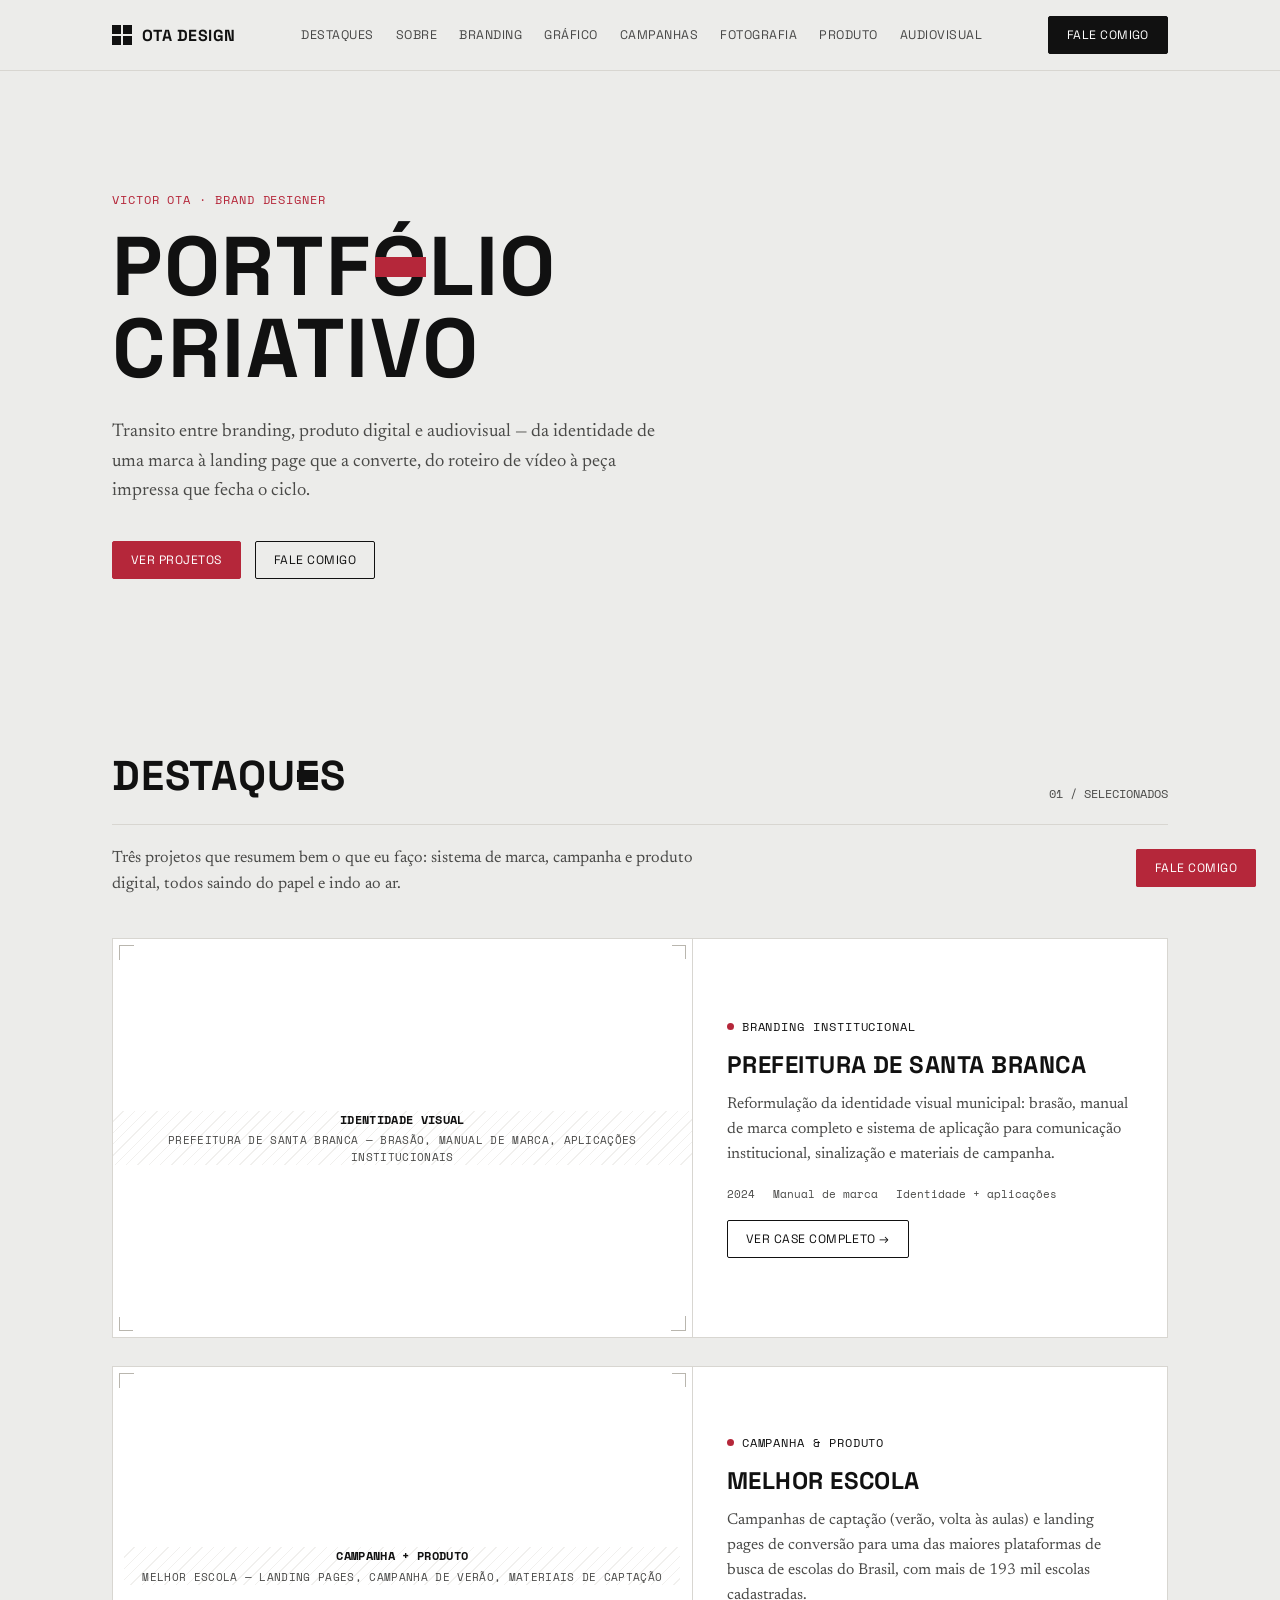
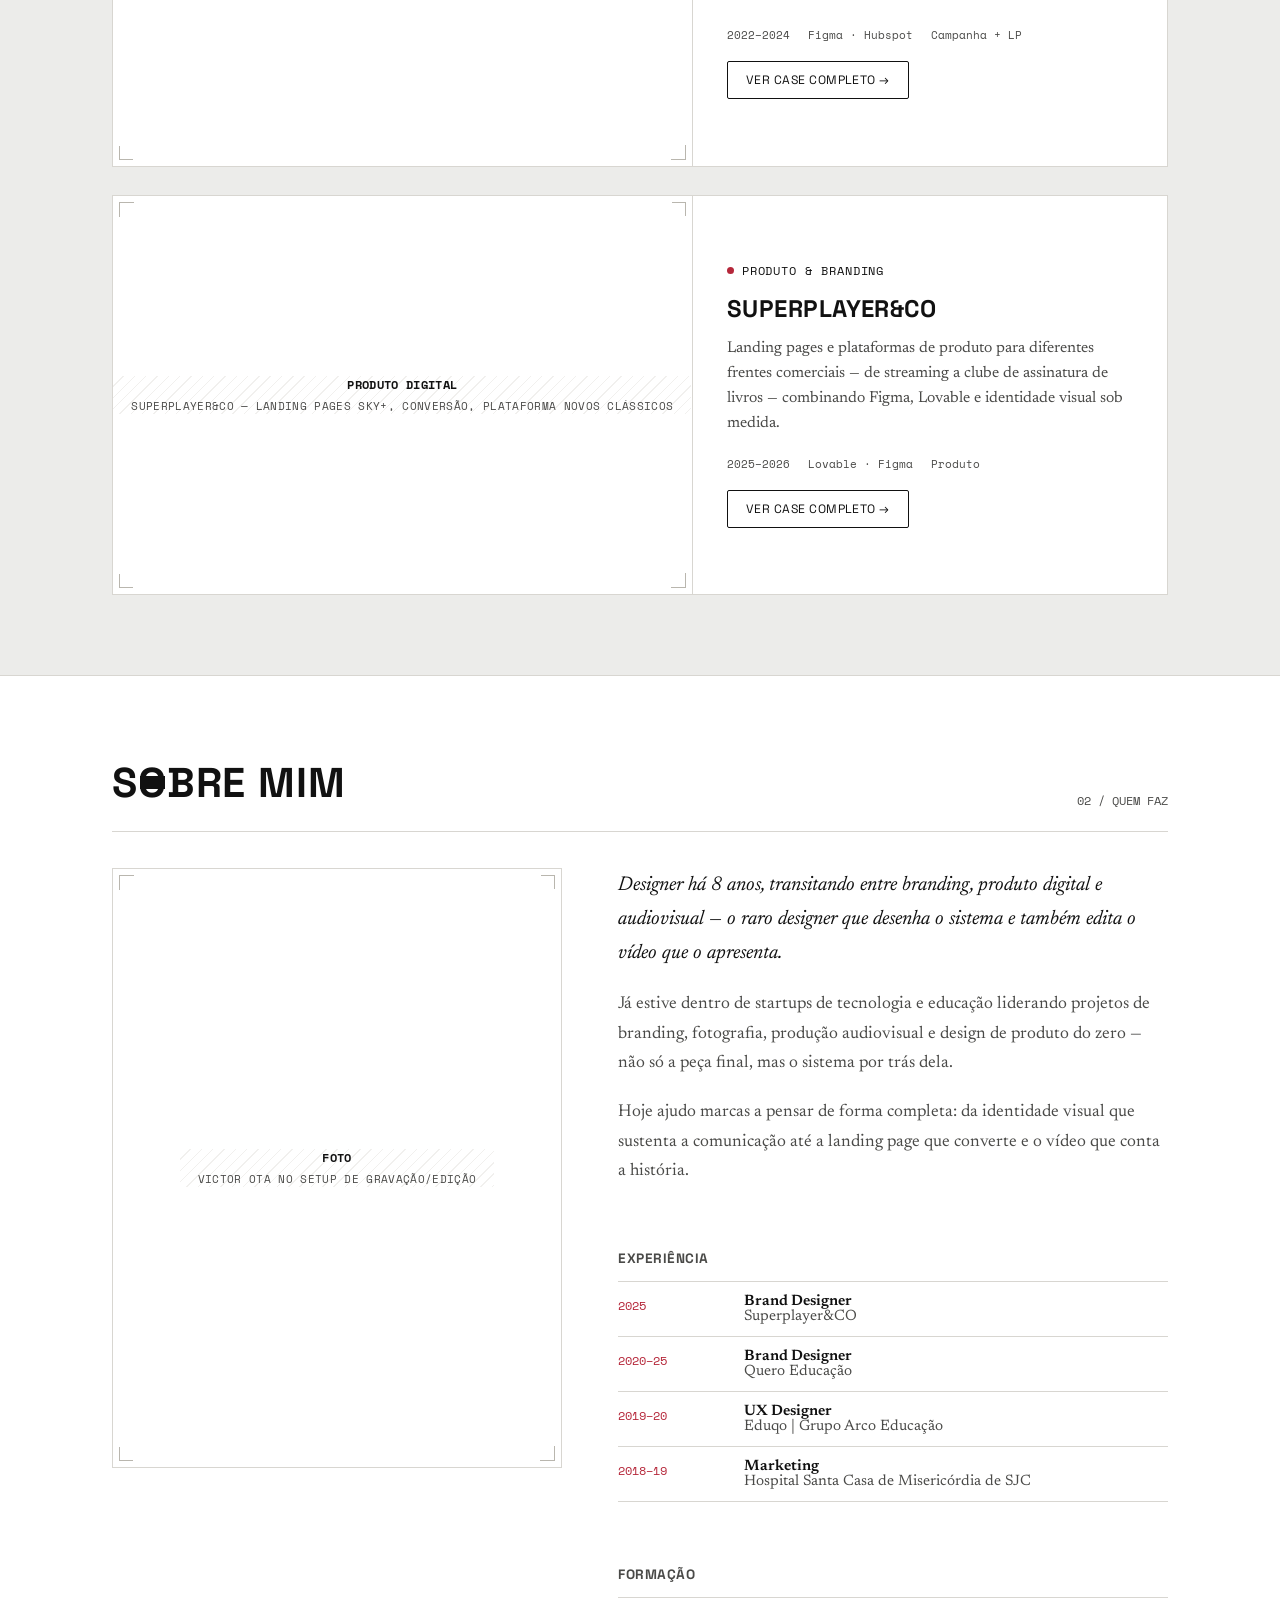
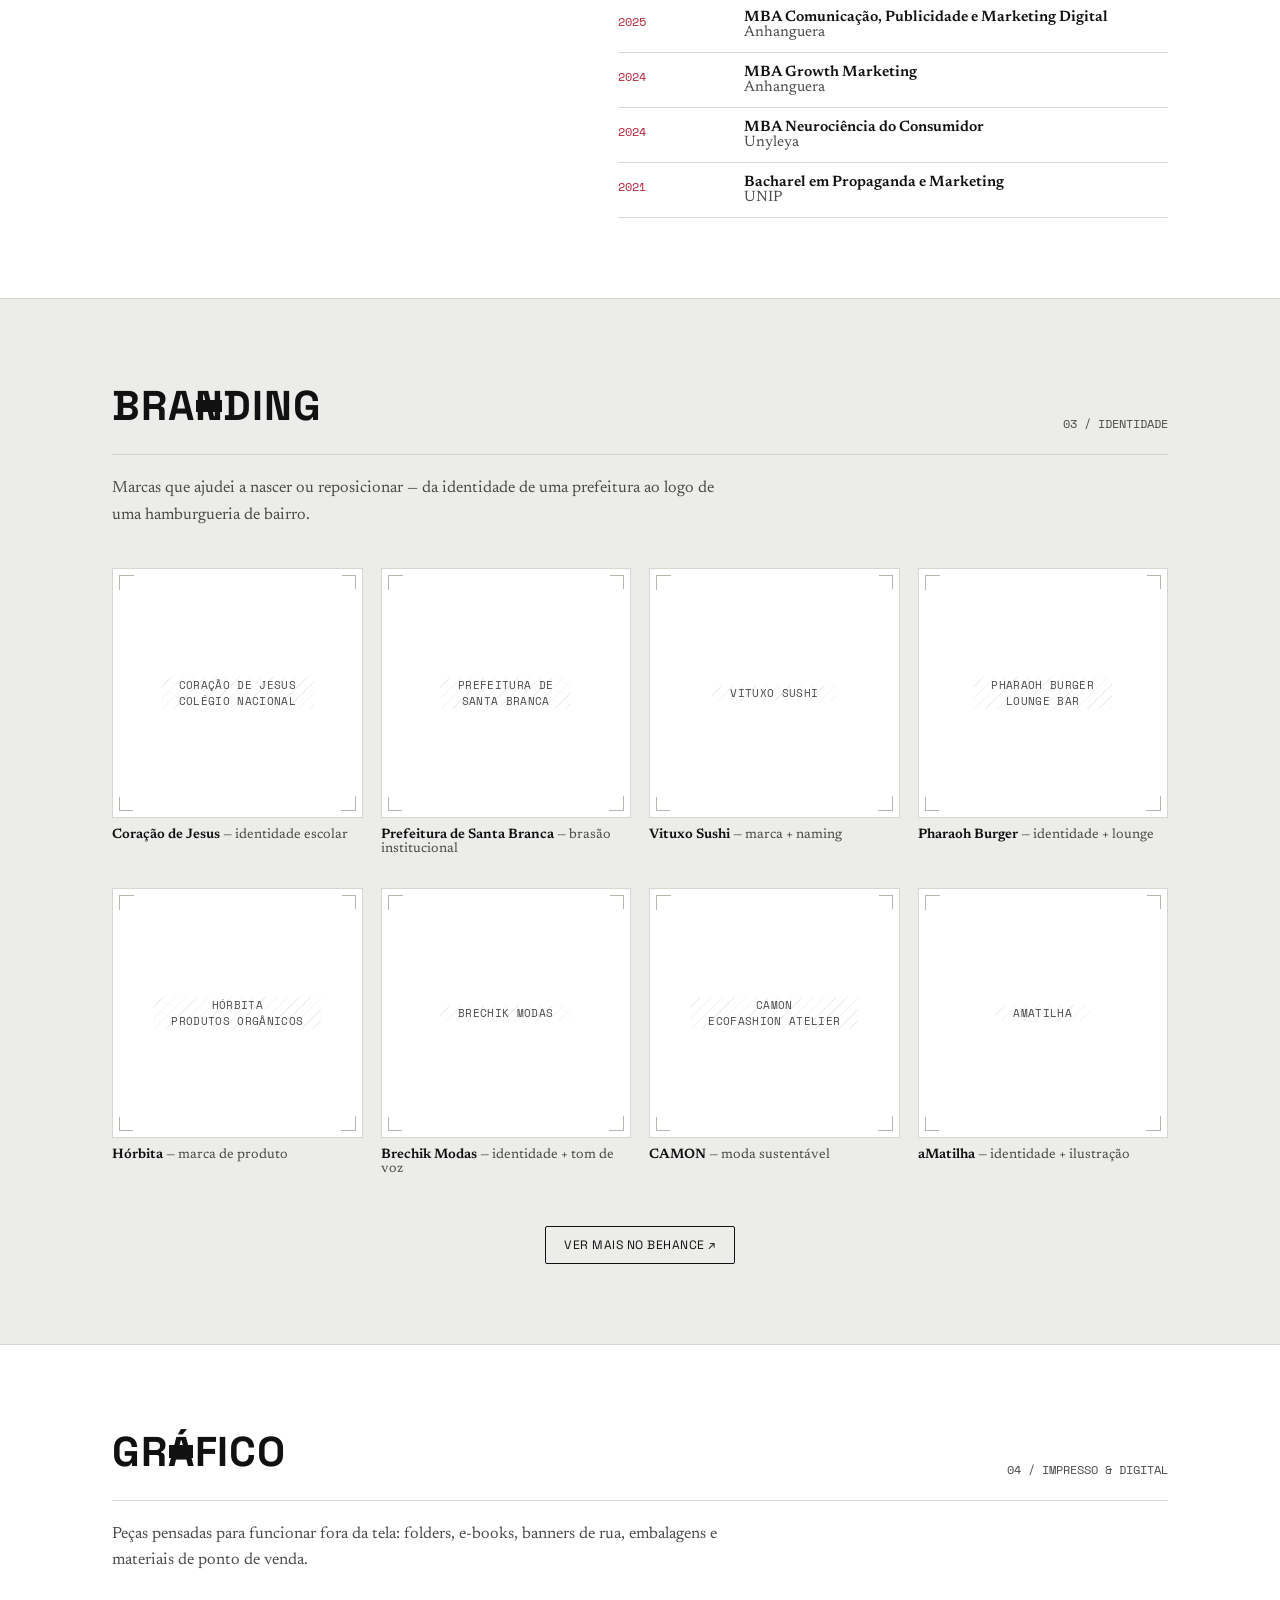
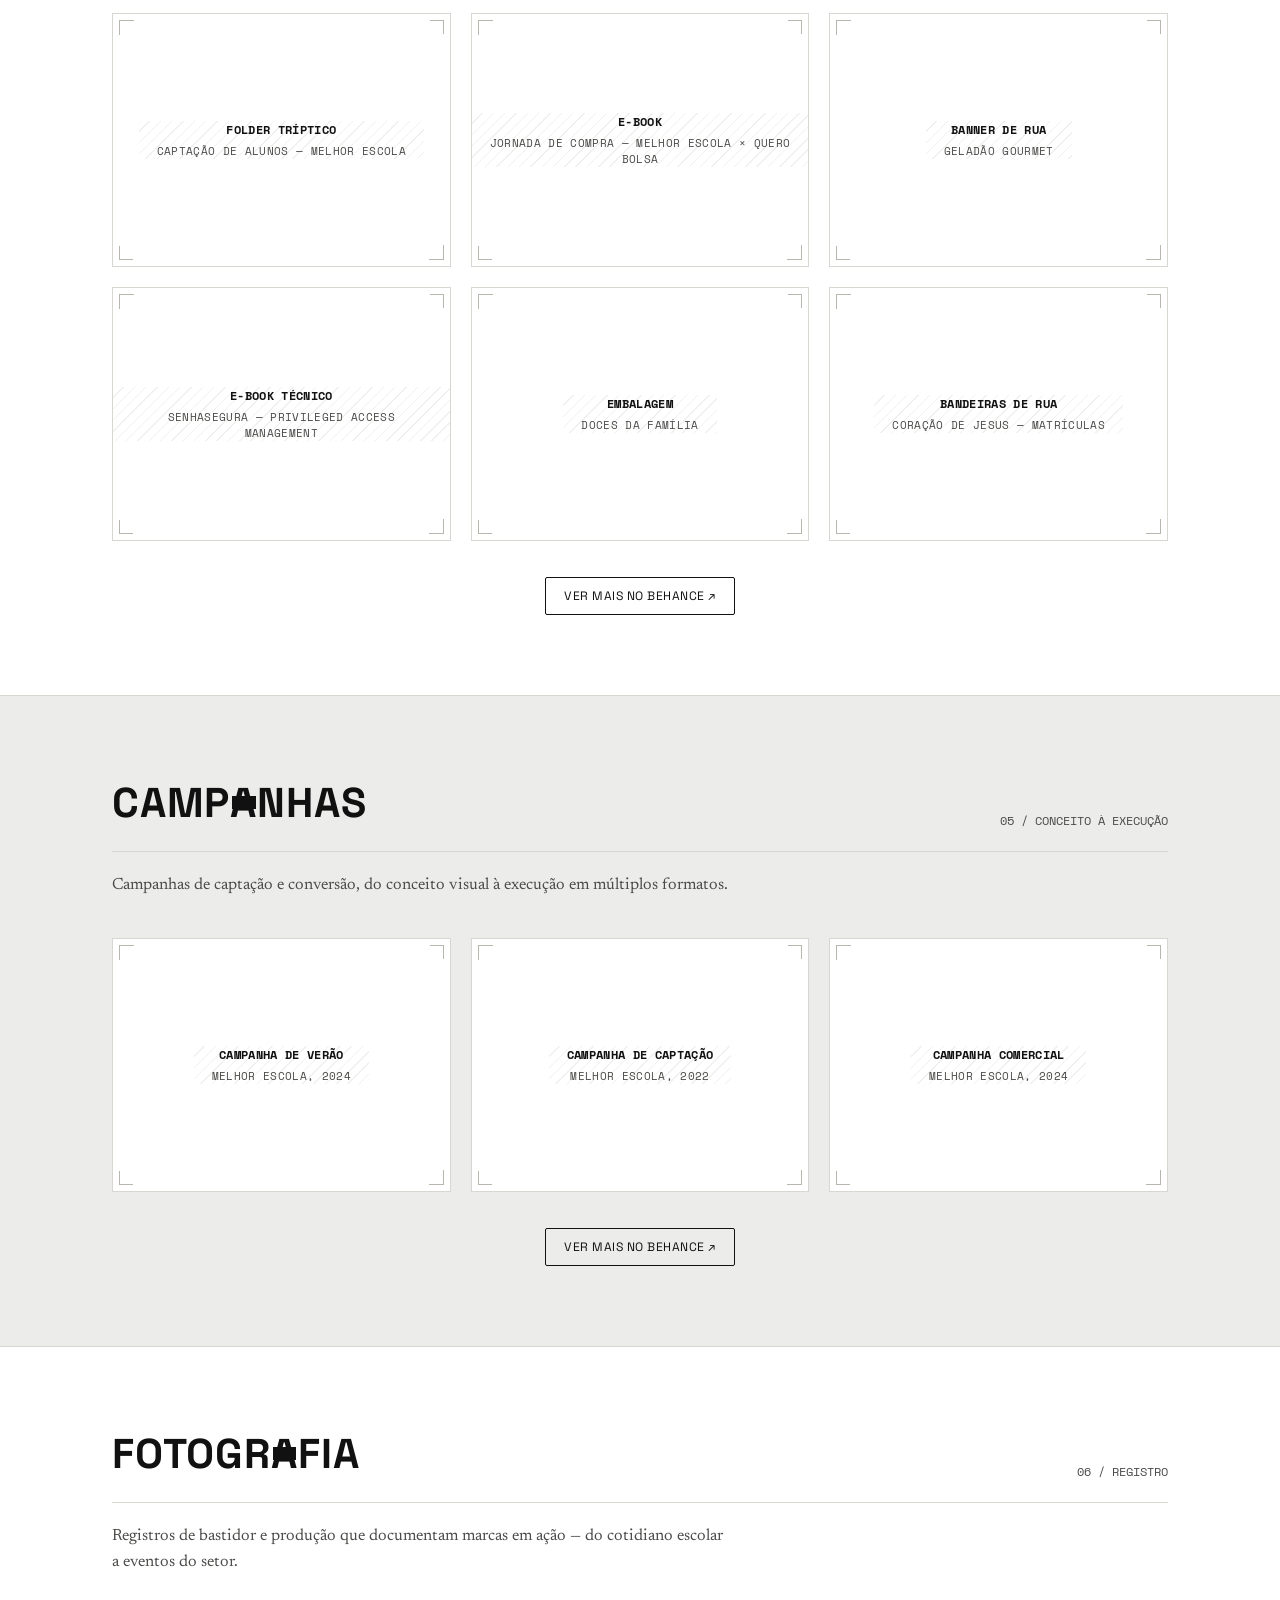
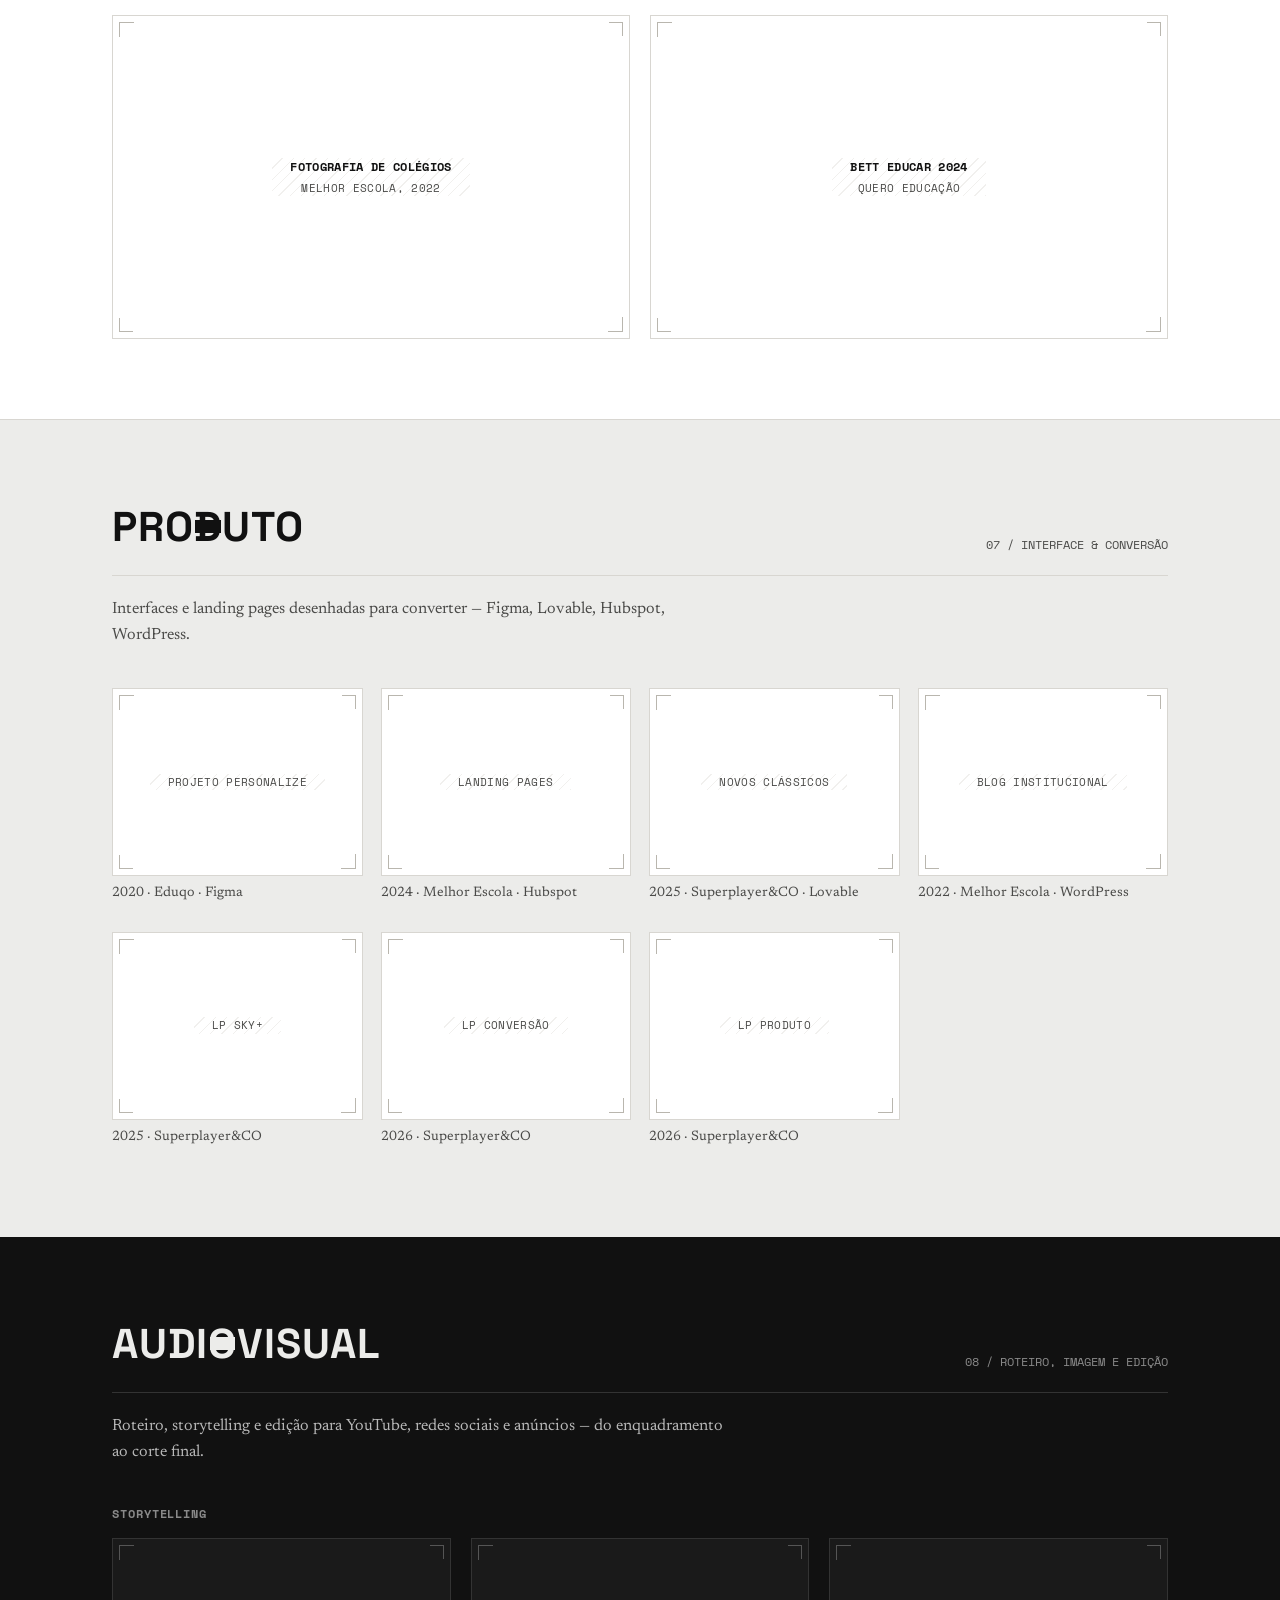
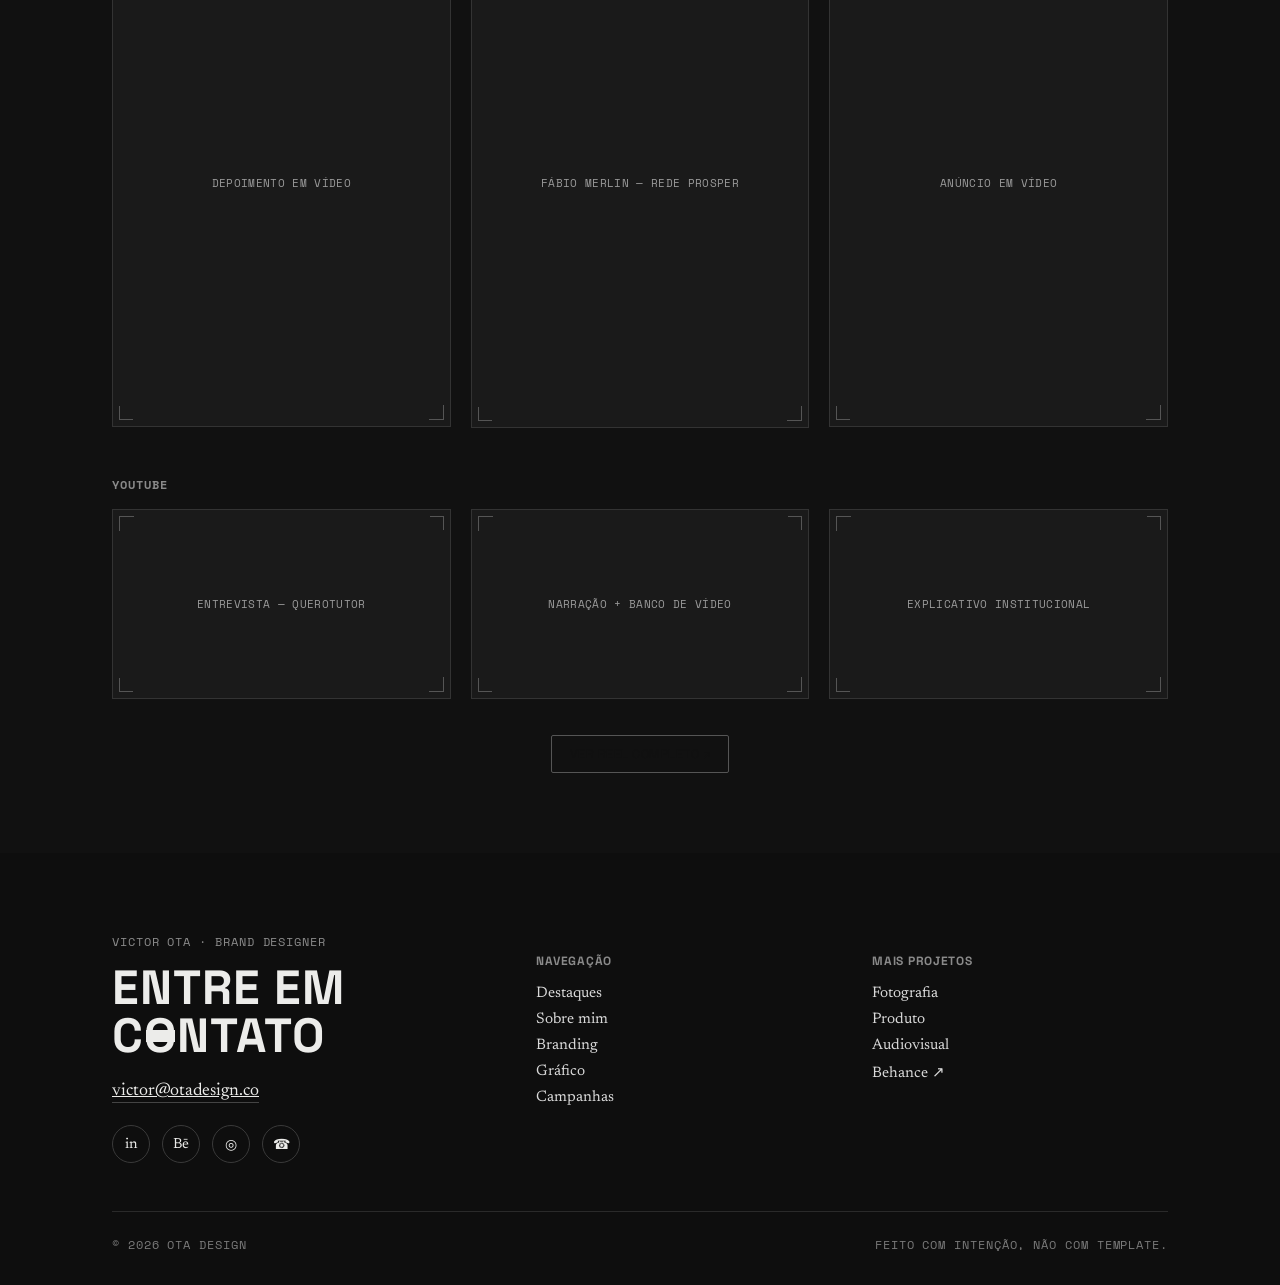
<file: index.html>
<!DOCTYPE html>
<html lang="pt-BR">
<head>
<meta charset="UTF-8">
<meta name="viewport" content="width=device-width, initial-scale=1.0">
<title>Ota Design — Portfólio Criativo</title>
<link rel="preconnect" href="https://fonts.googleapis.com">
<link href="https://fonts.googleapis.com/css2?family=Space+Grotesk:wght@400;500;600;700&family=Newsreader:ital,wght@0,400;0,500;1,400&family=Space+Mono:wght@400;700&display=swap" rel="stylesheet">
<style>
  :root{
    --bg:#ececea;
    --paper:#ffffff;
    --ink:#111111;
    --ink-soft:#4a4a48;
    --line:#d8d6d1;
    --stamp:#b5273a;
    --stamp-soft:#f3dfe2;
  }
  *{box-sizing:border-box;}
  html{scroll-behavior:smooth;}
  body{
    margin:0;
    background:var(--bg);
    color:var(--ink);
    font-family:'Newsreader', serif;
    -webkit-font-smoothing:antialiased;
  }
  ::selection{background:var(--stamp);color:#fff;}

  h1,h2,h3, .display{
    font-family:'Space Grotesk', sans-serif;
    text-transform:uppercase;
    letter-spacing:0.02em;
    margin:0;
  }
  .mono{
    font-family:'Space Mono', monospace;
    text-transform:uppercase;
    letter-spacing:0.08em;
    font-size:0.72rem;
  }

  /* signature cut-block letter, reused from Ota Design's own logo type */
  .cut{position:relative; display:inline-block;}
  .cut::after{
    content:"";
    position:absolute;
    left:6%; right:6%; top:38%; height:24%;
    background:var(--ink);
  }
  .cut.on-dark::after{background:#ececea;}
  .cut.stamp::after{background:var(--stamp);}

  a{color:inherit;}

  .wrap{max-width:1120px; margin:0 auto; padding:0 32px;}
  @media (max-width:640px){ .wrap{padding:0 20px;} }

  /* NAV */
  nav{
    position:sticky; top:0; z-index:50;
    background:rgba(236,236,234,0.88);
    backdrop-filter:blur(8px);
    border-bottom:1px solid var(--line);
  }
  .nav-inner{
    max-width:1120px; margin:0 auto; padding:16px 32px;
    display:flex; align-items:center; justify-content:space-between; gap:24px;
  }
  .logo-mark{display:flex; align-items:center; gap:10px; font-family:'Space Grotesk',sans-serif; font-weight:700; letter-spacing:0.03em;}
  .logo-mark .grid{width:20px; height:20px; display:grid; grid-template-columns:1fr 1fr; grid-template-rows:1fr 1fr; gap:2px;}
  .logo-mark .grid span{background:var(--ink); display:block;}
  .nav-links{display:flex; gap:22px; list-style:none; margin:0; padding:0; font-family:'Space Grotesk',sans-serif; font-size:0.78rem; letter-spacing:0.04em; text-transform:uppercase;}
  .nav-links a{text-decoration:none; opacity:0.75; transition:opacity .15s;}
  .nav-links a:hover{opacity:1;}
  .nav-links{overflow-x:auto; white-space:nowrap; -ms-overflow-style:none; scrollbar-width:none;}
  .nav-links::-webkit-scrollbar{display:none;}
  .btn{
    font-family:'Space Grotesk',sans-serif; font-size:0.76rem; letter-spacing:0.04em; text-transform:uppercase;
    background:var(--ink); color:#fff; padding:10px 18px; border-radius:2px; text-decoration:none;
    white-space:nowrap; border:1px solid var(--ink); transition:background .15s, color .15s;
  }
  .btn:hover{background:transparent; color:var(--ink);}
  .btn.ghost{background:transparent; color:var(--ink);}
  .btn.ghost:hover{background:var(--ink); color:#fff;}
  .btn.stamp{background:var(--stamp); border-color:var(--stamp); color:#fff;}
  .btn.stamp:hover{background:transparent; color:var(--stamp);}

  /* HERO */
  header.hero{padding:120px 0 90px;}
  .eyebrow{color:var(--stamp); margin-bottom:18px; display:block;}
  .hero h1{font-size:clamp(2.6rem, 7vw, 5.2rem); line-height:0.98;}
  .hero-sub{
    font-family:'Newsreader', serif; font-size:1.15rem; line-height:1.6; color:var(--ink-soft);
    max-width:560px; margin:28px 0 36px;
  }
  .hero-ctas{display:flex; gap:14px; flex-wrap:wrap;}

  /* SECTION shell */
  section{padding:80px 0;}
  .section-head{display:flex; align-items:flex-end; justify-content:space-between; gap:24px; margin-bottom:36px; flex-wrap:wrap; border-bottom:1px solid var(--line); padding-bottom:22px;}
  .section-head h2{font-size:clamp(1.8rem,4vw,2.6rem);}
  .section-num{font-family:'Space Mono',monospace; font-size:0.75rem; color:var(--ink-soft);}
  .section-intro{max-width:620px; font-size:1.02rem; color:var(--ink-soft); line-height:1.6; margin:-16px 0 40px;}

  /* placeholder "print proof" frame — signature visual device */
  .proof{
    position:relative; background:var(--paper); border:1px solid var(--line);
    aspect-ratio: var(--ar, 4/3); display:flex; align-items:center; justify-content:center;
    overflow:hidden;
  }
  .proof::before, .proof::after,
  .proof .cm1, .proof .cm2{content:""; position:absolute; width:14px; height:14px; }
  .proof::before{top:6px; left:6px; border-top:1.5px solid #b9b6ae; border-left:1.5px solid #b9b6ae;}
  .proof::after{bottom:6px; right:6px; border-bottom:1.5px solid #b9b6ae; border-right:1.5px solid #b9b6ae;}
  .proof .cm1{top:6px; right:6px; border-top:1.5px solid #b9b6ae; border-right:1.5px solid #b9b6ae;}
  .proof .cm2{bottom:6px; left:6px; border-bottom:1.5px solid #b9b6ae; border-left:1.5px solid #b9b6ae;}
  .proof-label{
    font-family:'Space Mono',monospace; font-size:0.68rem; letter-spacing:0.03em; text-transform:uppercase;
    color:var(--ink-soft); text-align:center; padding:0 18px; line-height:1.5;
    background-image: repeating-linear-gradient(135deg, transparent, transparent 7px, #f1f0ee 7px, #f1f0ee 8px);
  }
  .proof-label b{display:block; color:var(--ink); font-size:0.74rem; margin-bottom:4px;}

  /* FEATURED CASES */
  .cases{display:grid; gap:28px;}
  .case{
    display:grid; grid-template-columns:1.1fr 0.9fr; gap:0; background:var(--paper); border:1px solid var(--line);
  }
  .case .proof{border:none; border-right:1px solid var(--line);}
  .case-body{padding:34px; display:flex; flex-direction:column; justify-content:center;}
  .case-tag{display:inline-flex; align-items:center; gap:8px; margin-bottom:14px;}
  .case-tag .dot{width:7px; height:7px; background:var(--stamp); border-radius:50%;}
  .case-body h3{font-size:1.5rem; margin-bottom:12px;}
  .case-body p{font-size:0.98rem; color:var(--ink-soft); line-height:1.6; margin:0 0 18px;}
  .case-meta{display:flex; gap:18px; font-size:0.85rem; color:var(--ink-soft); margin-bottom:18px;}
  .case-meta span{font-family:'Space Mono',monospace; font-size:0.7rem;}
  @media (max-width:760px){ .case{grid-template-columns:1fr;} .case .proof{border-right:none; border-bottom:1px solid var(--line);} }

  /* ABOUT */
  .about-grid{display:grid; grid-template-columns:0.9fr 1.1fr; gap:56px; align-items:start;}
  .about-photo .proof{--ar:3/4;}
  .about-text p{font-size:1.08rem; line-height:1.7; color:var(--ink-soft); margin:0 0 20px;}
  .about-text p.lede{font-size:1.25rem; color:var(--ink); font-style:italic;}
  .timeline{margin-top:36px; display:grid; gap:0;}
  .timeline h4{font-family:'Space Grotesk',sans-serif; text-transform:uppercase; font-size:0.85rem; letter-spacing:0.04em; color:var(--ink-soft); margin:28px 0 14px;}
  .tl-item{display:grid; grid-template-columns:110px 1fr; gap:16px; padding:12px 0; border-top:1px solid var(--line); font-size:0.94rem;}
  .tl-item:last-child{border-bottom:1px solid var(--line);}
  .tl-item .yr{font-family:'Space Mono',monospace; font-size:0.72rem; color:var(--stamp); padding-top:3px;}
  .tl-item .role{font-weight:600;}
  .tl-item .org{color:var(--ink-soft); font-family:'Newsreader',serif;}
  @media (max-width:800px){ .about-grid{grid-template-columns:1fr;} }

  /* CATEGORY GRID sections */
  .grid-3{display:grid; grid-template-columns:repeat(3,1fr); gap:20px;}
  .grid-4{display:grid; grid-template-columns:repeat(4,1fr); gap:18px;}
  .grid-2{display:grid; grid-template-columns:repeat(2,1fr); gap:20px;}
  @media (max-width:900px){ .grid-3,.grid-4{grid-template-columns:repeat(2,1fr);} }
  @media (max-width:560px){ .grid-3,.grid-4,.grid-2{grid-template-columns:1fr;} }
  .cap{margin-top:10px; font-size:0.85rem; color:var(--ink-soft); font-family:'Newsreader',serif;}
  .cap b{color:var(--ink); font-weight:600;}

  .band{background:var(--ink); color:#ececea;}
  .band .section-head{border-color:#333;}
  .band .proof{background:#1a1a1a; border-color:#333;}
  .band .proof::before,.band .proof::after,.band .proof .cm1,.band .proof .cm2{border-color:#555;}
  .band .proof-label{background-image:none; color:#9a9a9a;}
  .band .proof-label b{color:#ececea;}
  .band .section-intro{color:#b8b8b8;}
  .band .section-num{color:#8a8a8a;}

  .behance-cta{display:flex; justify-content:center; margin-top:36px;}

  /* FOOTER */
  footer{background:#0e0e0e; color:#ececea; padding:80px 0 32px;}
  .footer-grid{display:grid; grid-template-columns:1.3fr 1fr 1fr; gap:40px; padding-bottom:48px; border-bottom:1px solid #2a2a2a;}
  footer h2{font-size:clamp(2rem,5vw,3rem); line-height:1;}
  footer .foot-email{font-family:'Newsreader',serif; font-size:1.1rem; margin-top:22px; display:inline-block; border-bottom:1px solid #444; padding-bottom:2px;}
  footer .foot-col h5{font-family:'Space Grotesk',sans-serif; text-transform:uppercase; font-size:0.75rem; letter-spacing:0.06em; color:#8a8a8a; margin-bottom:16px;}
  footer .foot-col ul{list-style:none; margin:0; padding:0; display:grid; gap:10px;}
  footer .foot-col a{text-decoration:none; color:#d9d9d9; font-size:0.95rem;}
  footer .foot-col a:hover{color:#fff;}
  .foot-bottom{display:flex; justify-content:space-between; align-items:center; padding-top:24px; flex-wrap:wrap; gap:12px;}
  .foot-bottom .mono{color:#7a7a7a;}
  .social-row{display:flex; gap:12px; margin-top:22px;}
  .social-row a{width:38px; height:38px; border:1px solid #3a3a3a; border-radius:50%; display:flex; align-items:center; justify-content:center; text-decoration:none; color:#ececea; font-size:0.9rem;}
  .social-row a:hover{background:#ececea; color:#111;}
  @media (max-width:800px){ .footer-grid{grid-template-columns:1fr; gap:32px;} }

  .float-cta{
    position:fixed; right:24px; bottom:24px; z-index:60;
  }
  @media (max-width:640px){ .float-cta{right:14px; bottom:14px;} .float-cta .btn{padding:12px 16px; font-size:0.7rem;} }
</style>
</head>
<body>

<nav>
  <div class="nav-inner">
    <div class="logo-mark">
      <span class="grid"><span></span><span></span><span></span><span></span></span>
      OTA DESIGN
    </div>
    <ul class="nav-links">
      <li><a href="#destaques">Destaques</a></li>
      <li><a href="#sobre">Sobre</a></li>
      <li><a href="#branding">Branding</a></li>
      <li><a href="#grafico">Gráfico</a></li>
      <li><a href="#campanhas">Campanhas</a></li>
      <li><a href="#fotografia">Fotografia</a></li>
      <li><a href="#produto">Produto</a></li>
      <li><a href="#audiovisual">Audiovisual</a></li>
    </ul>
    <a href="#contato" class="btn">Fale comigo</a>
  </div>
</nav>

<header class="hero">
  <div class="wrap">
    <span class="eyebrow mono">Victor Ota · Brand Designer</span>
    <h1>PORTF<span class="cut stamp">Ó</span>LIO<br>CRIATIVO</h1>
    <p class="hero-sub">Transito entre branding, produto digital e audiovisual — da identidade de uma marca à landing page que a converte, do roteiro de vídeo à peça impressa que fecha o ciclo.</p>
    <div class="hero-ctas">
      <a href="#destaques" class="btn stamp">Ver projetos</a>
      <a href="#contato" class="btn ghost">Fale comigo</a>
    </div>
  </div>
</header>

<!-- DESTAQUES -->
<section id="destaques">
  <div class="wrap">
    <div class="section-head">
      <h2>Destaqu<span class="cut">e</span>s</h2>
      <span class="section-num">01 / SELECIONADOS</span>
    </div>
    <p class="section-intro">Três projetos que resumem bem o que eu faço: sistema de marca, campanha e produto digital, todos saindo do papel e indo ao ar.</p>

    <div class="cases">
      <div class="case">
        <div class="proof" style="--ar:16/11;"><span class="cm1"></span><span class="cm2"></span>
          <div class="proof-label"><b>Identidade Visual</b>Prefeitura de Santa Branca — brasão, manual de marca, aplicações institucionais</div>
        </div>
        <div class="case-body">
          <div class="case-tag mono"><span class="dot"></span>Branding institucional</div>
          <h3>Prefeitura de Santa Branca</h3>
          <p>Reformulação da identidade visual municipal: brasão, manual de marca completo e sistema de aplicação para comunicação institucional, sinalização e materiais de campanha.</p>
          <div class="case-meta"><span>2024</span><span>Manual de marca</span><span>Identidade + aplicações</span></div>
          <a href="#" class="btn ghost" style="width:fit-content;">Ver case completo →</a>
        </div>
      </div>

      <div class="case">
        <div class="proof" style="--ar:16/11;"><span class="cm1"></span><span class="cm2"></span>
          <div class="proof-label"><b>Campanha + Produto</b>Melhor Escola — landing pages, campanha de verão, materiais de captação</div>
        </div>
        <div class="case-body">
          <div class="case-tag mono"><span class="dot"></span>Campanha & produto</div>
          <h3>Melhor Escola</h3>
          <p>Campanhas de captação (verão, volta às aulas) e landing pages de conversão para uma das maiores plataformas de busca de escolas do Brasil, com mais de 193 mil escolas cadastradas.</p>
          <div class="case-meta"><span>2022–2024</span><span>Figma · Hubspot</span><span>Campanha + LP</span></div>
          <a href="#" class="btn ghost" style="width:fit-content;">Ver case completo →</a>
        </div>
      </div>

      <div class="case">
        <div class="proof" style="--ar:16/11;"><span class="cm1"></span><span class="cm2"></span>
          <div class="proof-label"><b>Produto Digital</b>Superplayer&amp;CO — landing pages SKY+, Conversão, plataforma Novos Clássicos</div>
        </div>
        <div class="case-body">
          <div class="case-tag mono"><span class="dot"></span>Produto & branding</div>
          <h3>Superplayer&amp;CO</h3>
          <p>Landing pages e plataformas de produto para diferentes frentes comerciais — de streaming a clube de assinatura de livros — combinando Figma, Lovable e identidade visual sob medida.</p>
          <div class="case-meta"><span>2025–2026</span><span>Lovable · Figma</span><span>Produto</span></div>
          <a href="#" class="btn ghost" style="width:fit-content;">Ver case completo →</a>
        </div>
      </div>
    </div>
  </div>
</section>

<!-- SOBRE -->
<section id="sobre" style="background:var(--paper); border-top:1px solid var(--line); border-bottom:1px solid var(--line);">
  <div class="wrap">
    <div class="section-head">
      <h2>S<span class="cut">o</span>bre mim</h2>
      <span class="section-num">02 / QUEM FAZ</span>
    </div>
    <div class="about-grid">
      <div class="about-photo">
        <div class="proof" style="--ar:3/4;"><span class="cm1"></span><span class="cm2"></span>
          <div class="proof-label"><b>Foto</b>Victor Ota no setup de gravação/edição</div>
        </div>
      </div>
      <div class="about-text">
        <p class="lede">Designer há 8 anos, transitando entre branding, produto digital e audiovisual — o raro designer que desenha o sistema e também edita o vídeo que o apresenta.</p>
        <p>Já estive dentro de startups de tecnologia e educação liderando projetos de branding, fotografia, produção audiovisual e design de produto do zero — não só a peça final, mas o sistema por trás dela.</p>
        <p>Hoje ajudo marcas a pensar de forma completa: da identidade visual que sustenta a comunicação até a landing page que converte e o vídeo que conta a história.</p>

        <div class="timeline">
          <h4>Experiência</h4>
          <div class="tl-item"><span class="yr">2025</span><div><div class="role">Brand Designer</div><div class="org">Superplayer&amp;CO</div></div></div>
          <div class="tl-item"><span class="yr">2020–25</span><div><div class="role">Brand Designer</div><div class="org">Quero Educação</div></div></div>
          <div class="tl-item"><span class="yr">2019–20</span><div><div class="role">UX Designer</div><div class="org">Eduqo | Grupo Arco Educação</div></div></div>
          <div class="tl-item"><span class="yr">2018–19</span><div><div class="role">Marketing</div><div class="org">Hospital Santa Casa de Misericórdia de SJC</div></div></div>
        </div>

        <div class="timeline">
          <h4>Formação</h4>
          <div class="tl-item"><span class="yr">2025</span><div><div class="role">MBA Comunicação, Publicidade e Marketing Digital</div><div class="org">Anhanguera</div></div></div>
          <div class="tl-item"><span class="yr">2024</span><div><div class="role">MBA Growth Marketing</div><div class="org">Anhanguera</div></div></div>
          <div class="tl-item"><span class="yr">2024</span><div><div class="role">MBA Neurociência do Consumidor</div><div class="org">Unyleya</div></div></div>
          <div class="tl-item"><span class="yr">2021</span><div><div class="role">Bacharel em Propaganda e Marketing</div><div class="org">UNIP</div></div></div>
        </div>
      </div>
    </div>
  </div>
</section>

<!-- BRANDING -->
<section id="branding">
  <div class="wrap">
    <div class="section-head">
      <h2>Bra<span class="cut">n</span>ding</h2>
      <span class="section-num">03 / IDENTIDADE</span>
    </div>
    <p class="section-intro">Marcas que ajudei a nascer ou reposicionar — da identidade de uma prefeitura ao logo de uma hamburgueria de bairro.</p>
    <div class="grid-4">
      <div><div class="proof" style="--ar:1/1;"><span class="cm1"></span><span class="cm2"></span><div class="proof-label">Coração de Jesus<br>Colégio Nacional</div></div><p class="cap"><b>Coração de Jesus</b> — identidade escolar</p></div>
      <div><div class="proof" style="--ar:1/1;"><span class="cm1"></span><span class="cm2"></span><div class="proof-label">Prefeitura de<br>Santa Branca</div></div><p class="cap"><b>Prefeitura de Santa Branca</b> — brasão institucional</p></div>
      <div><div class="proof" style="--ar:1/1;"><span class="cm1"></span><span class="cm2"></span><div class="proof-label">Vituxo Sushi</div></div><p class="cap"><b>Vituxo Sushi</b> — marca + naming</p></div>
      <div><div class="proof" style="--ar:1/1;"><span class="cm1"></span><span class="cm2"></span><div class="proof-label">Pharaoh Burger<br>Lounge Bar</div></div><p class="cap"><b>Pharaoh Burger</b> — identidade + lounge</p></div>
      <div><div class="proof" style="--ar:1/1;"><span class="cm1"></span><span class="cm2"></span><div class="proof-label">Hórbita<br>Produtos Orgânicos</div></div><p class="cap"><b>Hórbita</b> — marca de produto</p></div>
      <div><div class="proof" style="--ar:1/1;"><span class="cm1"></span><span class="cm2"></span><div class="proof-label">Brechik Modas</div></div><p class="cap"><b>Brechik Modas</b> — identidade + tom de voz</p></div>
      <div><div class="proof" style="--ar:1/1;"><span class="cm1"></span><span class="cm2"></span><div class="proof-label">CAMON<br>Ecofashion Atelier</div></div><p class="cap"><b>CAMON</b> — moda sustentável</p></div>
      <div><div class="proof" style="--ar:1/1;"><span class="cm1"></span><span class="cm2"></span><div class="proof-label">aMatilha</div></div><p class="cap"><b>aMatilha</b> — identidade + ilustração</p></div>
    </div>
    <div class="behance-cta"><a href="#" class="btn ghost">Ver mais no Behance ↗</a></div>
  </div>
</section>

<!-- GRÁFICO -->
<section id="grafico" style="background:var(--paper); border-top:1px solid var(--line); border-bottom:1px solid var(--line);">
  <div class="wrap">
    <div class="section-head">
      <h2>Gr<span class="cut">á</span>fico</h2>
      <span class="section-num">04 / IMPRESSO &amp; DIGITAL</span>
    </div>
    <p class="section-intro">Peças pensadas para funcionar fora da tela: folders, e-books, banners de rua, embalagens e materiais de ponto de venda.</p>
    <div class="grid-3">
      <div><div class="proof" style="--ar:4/3;"><span class="cm1"></span><span class="cm2"></span><div class="proof-label"><b>Folder tríptico</b>Captação de alunos — Melhor Escola</div></div></div>
      <div><div class="proof" style="--ar:4/3;"><span class="cm1"></span><span class="cm2"></span><div class="proof-label"><b>E-book</b>Jornada de compra — Melhor Escola × Quero Bolsa</div></div></div>
      <div><div class="proof" style="--ar:4/3;"><span class="cm1"></span><span class="cm2"></span><div class="proof-label"><b>Banner de rua</b>Geladão Gourmet</div></div></div>
      <div><div class="proof" style="--ar:4/3;"><span class="cm1"></span><span class="cm2"></span><div class="proof-label"><b>E-book técnico</b>senhasegura — Privileged Access Management</div></div></div>
      <div><div class="proof" style="--ar:4/3;"><span class="cm1"></span><span class="cm2"></span><div class="proof-label"><b>Embalagem</b>Doces da Família</div></div></div>
      <div><div class="proof" style="--ar:4/3;"><span class="cm1"></span><span class="cm2"></span><div class="proof-label"><b>Bandeiras de rua</b>Coração de Jesus — matrículas</div></div></div>
    </div>
    <div class="behance-cta"><a href="#" class="btn ghost">Ver mais no Behance ↗</a></div>
  </div>
</section>

<!-- CAMPANHAS -->
<section id="campanhas">
  <div class="wrap">
    <div class="section-head">
      <h2>Camp<span class="cut">a</span>nhas</h2>
      <span class="section-num">05 / CONCEITO À EXECUÇÃO</span>
    </div>
    <p class="section-intro">Campanhas de captação e conversão, do conceito visual à execução em múltiplos formatos.</p>
    <div class="grid-3">
      <div><div class="proof" style="--ar:4/3;"><span class="cm1"></span><span class="cm2"></span><div class="proof-label"><b>Campanha de verão</b>Melhor Escola, 2024</div></div></div>
      <div><div class="proof" style="--ar:4/3;"><span class="cm1"></span><span class="cm2"></span><div class="proof-label"><b>Campanha de captação</b>Melhor Escola, 2022</div></div></div>
      <div><div class="proof" style="--ar:4/3;"><span class="cm1"></span><span class="cm2"></span><div class="proof-label"><b>Campanha comercial</b>Melhor Escola, 2024</div></div></div>
    </div>
    <div class="behance-cta"><a href="#" class="btn ghost">Ver mais no Behance ↗</a></div>
  </div>
</section>

<!-- FOTOGRAFIA -->
<section id="fotografia" style="background:var(--paper); border-top:1px solid var(--line); border-bottom:1px solid var(--line);">
  <div class="wrap">
    <div class="section-head">
      <h2>Fotogr<span class="cut">a</span>fia</h2>
      <span class="section-num">06 / REGISTRO</span>
    </div>
    <p class="section-intro">Registros de bastidor e produção que documentam marcas em ação — do cotidiano escolar a eventos do setor.</p>
    <div class="grid-2">
      <div><div class="proof" style="--ar:16/10;"><span class="cm1"></span><span class="cm2"></span><div class="proof-label"><b>Fotografia de colégios</b>Melhor Escola, 2022</div></div></div>
      <div><div class="proof" style="--ar:16/10;"><span class="cm1"></span><span class="cm2"></span><div class="proof-label"><b>Bett Educar 2024</b>Quero Educação</div></div></div>
    </div>
  </div>
</section>

<!-- PRODUTO -->
<section id="produto">
  <div class="wrap">
    <div class="section-head">
      <h2>Pro<span class="cut">d</span>uto</h2>
      <span class="section-num">07 / INTERFACE &amp; CONVERSÃO</span>
    </div>
    <p class="section-intro">Interfaces e landing pages desenhadas para converter — Figma, Lovable, Hubspot, WordPress.</p>
    <div class="grid-4">
      <div><div class="proof" style="--ar:4/3;"><span class="cm1"></span><span class="cm2"></span><div class="proof-label">Projeto Personalize</div></div><p class="cap">2020 · Eduqo · Figma</p></div>
      <div><div class="proof" style="--ar:4/3;"><span class="cm1"></span><span class="cm2"></span><div class="proof-label">Landing Pages</div></div><p class="cap">2024 · Melhor Escola · Hubspot</p></div>
      <div><div class="proof" style="--ar:4/3;"><span class="cm1"></span><span class="cm2"></span><div class="proof-label">Novos Clássicos</div></div><p class="cap">2025 · Superplayer&amp;CO · Lovable</p></div>
      <div><div class="proof" style="--ar:4/3;"><span class="cm1"></span><span class="cm2"></span><div class="proof-label">Blog institucional</div></div><p class="cap">2022 · Melhor Escola · WordPress</p></div>
      <div><div class="proof" style="--ar:4/3;"><span class="cm1"></span><span class="cm2"></span><div class="proof-label">LP SKY+</div></div><p class="cap">2025 · Superplayer&amp;CO</p></div>
      <div><div class="proof" style="--ar:4/3;"><span class="cm1"></span><span class="cm2"></span><div class="proof-label">LP Conversão</div></div><p class="cap">2026 · Superplayer&amp;CO</p></div>
      <div><div class="proof" style="--ar:4/3;"><span class="cm1"></span><span class="cm2"></span><div class="proof-label">LP Produto</div></div><p class="cap">2026 · Superplayer&amp;CO</p></div>
    </div>
  </div>
</section>

<!-- AUDIOVISUAL (band, dark) -->
<section id="audiovisual" class="band">
  <div class="wrap">
    <div class="section-head">
      <h2>Audi<span class="cut on-dark">o</span>visual</h2>
      <span class="section-num">08 / ROTEIRO, IMAGEM E EDIÇÃO</span>
    </div>
    <p class="section-intro">Roteiro, storytelling e edição para YouTube, redes sociais e anúncios — do enquadramento ao corte final.</p>

    <h4 class="mono" style="color:#8a8a8a; margin:0 0 16px;">Storytelling</h4>
    <div class="grid-3" style="margin-bottom:48px;">
      <div><div class="proof" style="--ar:9/13;"><span class="cm1"></span><span class="cm2"></span><div class="proof-label">Depoimento em vídeo</div></div></div>
      <div><div class="proof" style="--ar:9/13;"><span class="cm1"></span><span class="cm2"></span><div class="proof-label">Fábio Merlin — Rede Prosper</div></div></div>
      <div><div class="proof" style="--ar:9/13;"><span class="cm1"></span><span class="cm2"></span><div class="proof-label">Anúncio em vídeo</div></div></div>
    </div>

    <h4 class="mono" style="color:#8a8a8a; margin:0 0 16px;">YouTube</h4>
    <div class="grid-3">
      <div><div class="proof" style="--ar:16/9;"><span class="cm1"></span><span class="cm2"></span><div class="proof-label">Entrevista — QueroTutor</div></div></div>
      <div><div class="proof" style="--ar:16/9;"><span class="cm1"></span><span class="cm2"></span><div class="proof-label">Narração + banco de vídeo</div></div></div>
      <div><div class="proof" style="--ar:16/9;"><span class="cm1"></span><span class="cm2"></span><div class="proof-label">Explicativo institucional</div></div></div>
    </div>
    <div class="behance-cta"><a href="#" class="btn ghost" style="border-color:#555;">Ver reel completo ↗</a></div>
  </div>
</section>

<!-- CONTATO / FOOTER -->
<footer id="contato">
  <div class="wrap">
    <div class="footer-grid">
      <div>
        <span class="mono" style="color:#8a8a8a;">Victor Ota · Brand Designer</span>
        <h2 style="margin-top:14px;">Entre em<br>c<span class="cut on-dark">o</span>ntato</h2>
        <a href="mailto:victor@otadesign.co" class="foot-email">victor@otadesign.co</a>
        <div class="social-row">
          <a href="#" aria-label="LinkedIn">in</a>
          <a href="#" aria-label="Behance">Bē</a>
          <a href="#" aria-label="Instagram">◎</a>
          <a href="#" aria-label="WhatsApp">☎</a>
        </div>
      </div>
      <div class="foot-col">
        <h5>Navegação</h5>
        <ul>
          <li><a href="#destaques">Destaques</a></li>
          <li><a href="#sobre">Sobre mim</a></li>
          <li><a href="#branding">Branding</a></li>
          <li><a href="#grafico">Gráfico</a></li>
          <li><a href="#campanhas">Campanhas</a></li>
        </ul>
      </div>
      <div class="foot-col">
        <h5>Mais projetos</h5>
        <ul>
          <li><a href="#fotografia">Fotografia</a></li>
          <li><a href="#produto">Produto</a></li>
          <li><a href="#audiovisual">Audiovisual</a></li>
          <li><a href="#">Behance ↗</a></li>
        </ul>
      </div>
    </div>
    <div class="foot-bottom">
      <span class="mono">© 2026 OTA DESIGN</span>
      <span class="mono">Feito com intenção, não com template.</span>
    </div>
  </div>
</footer>

<div class="float-cta">
  <a href="#contato" class="btn stamp">Fale comigo</a>
</div>

</body>
</html>
</file>
